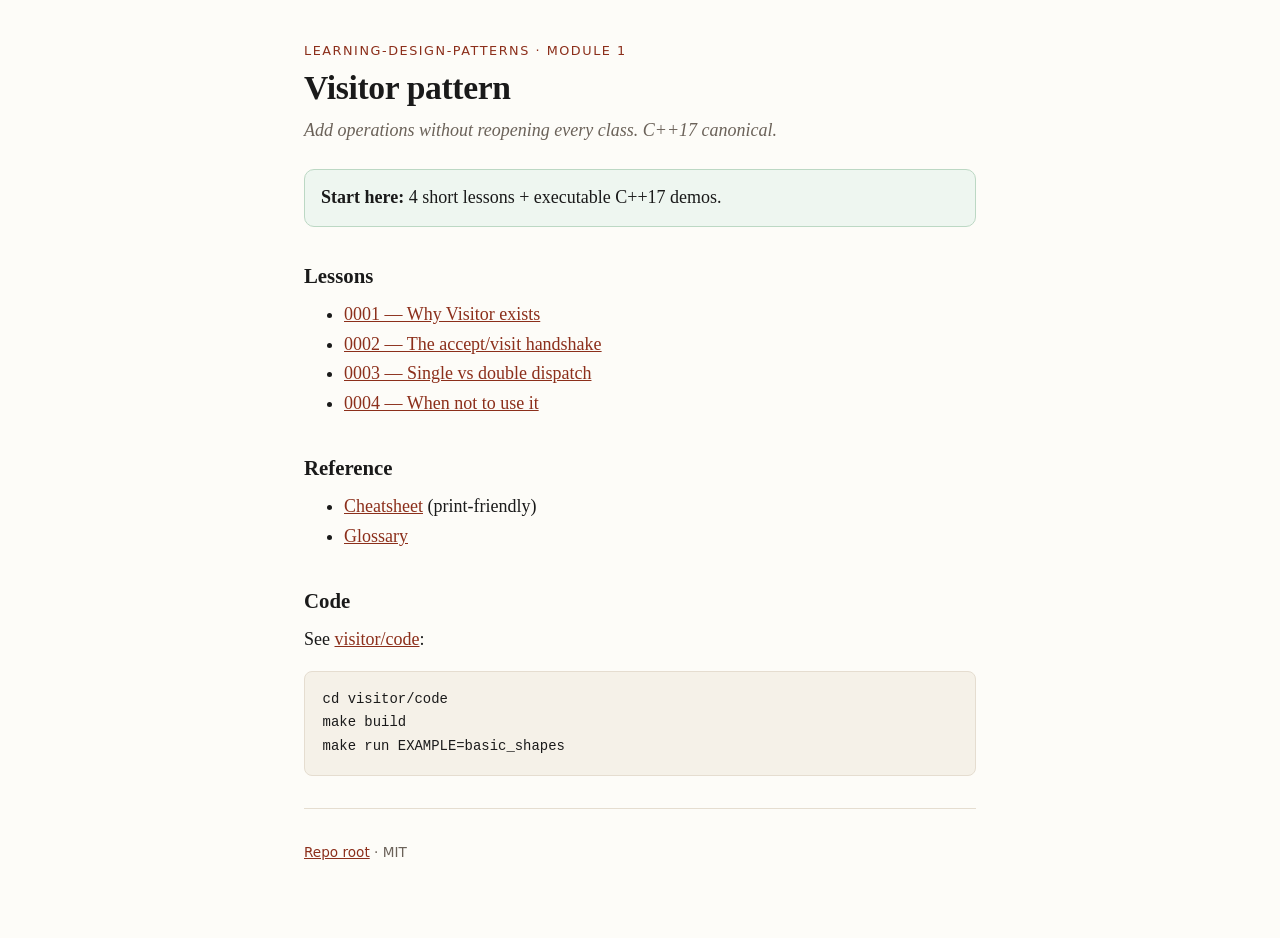
<file: visitor/index.html>
<!doctype html>
<html lang="en">
<head>
<meta charset="utf-8">
<meta name="viewport" content="width=device-width, initial-scale=1">
<title>Visitor Pattern — Learning Module</title>
<link rel="stylesheet" href="assets/styles.css">
</head>
<body>
<main class="page">
<p class="kicker">learning-design-patterns · Module 1</p>
<h1>Visitor pattern</h1>
<p class="subtitle">Add operations without reopening every class. C++17 canonical.</p>
<div class="win"><strong>Start here:</strong> 4 short lessons + executable C++17 demos.</div>
<h2>Lessons</h2>
<ul>
<li><a href="lessons/0001-why-visitor-exists.html">0001 — Why Visitor exists</a></li>
<li><a href="lessons/0002-accept-visit-handshake.html">0002 — The accept/visit handshake</a></li>
<li><a href="lessons/0003-single-vs-double-dispatch.html">0003 — Single vs double dispatch</a></li>
<li><a href="lessons/0004-when-not-to-use-it.html">0004 — When not to use it</a></li>
</ul>
<h2>Reference</h2>
<ul>
<li><a href="reference/visitor-cheatsheet.html">Cheatsheet</a> (print-friendly)</li>
<li><a href="reference/glossary.html">Glossary</a></li>
</ul>
<h2>Code</h2>
<p>See <a href="https://github.com/estebanmatias92/learning-design-patterns/tree/main/visitor/code">visitor/code</a>:</p>
<pre><code>cd visitor/code
make build
make run EXAMPLE=basic_shapes</code></pre>
<hr>
<p class="meta"><a href="https://github.com/estebanmatias92/learning-design-patterns">Repo root</a> · MIT</p>
</main>
</body>
</html>
</file>
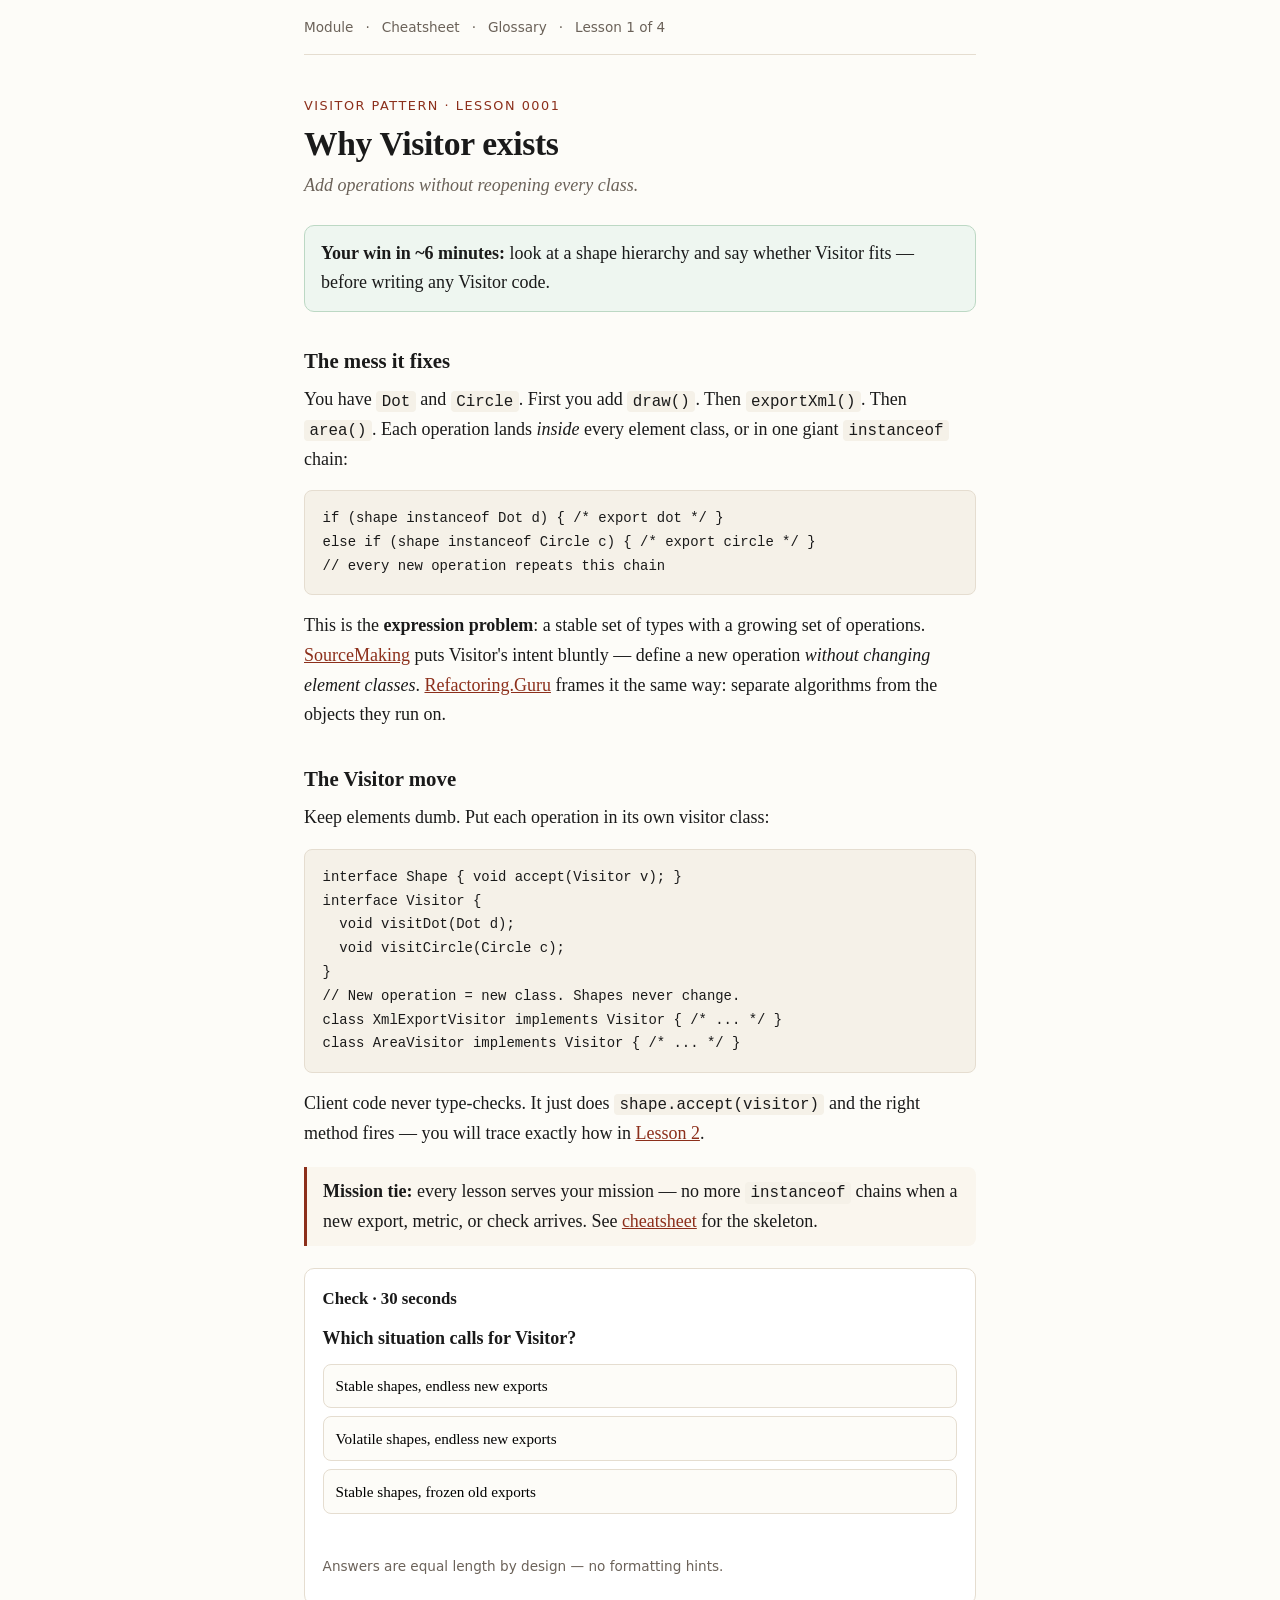
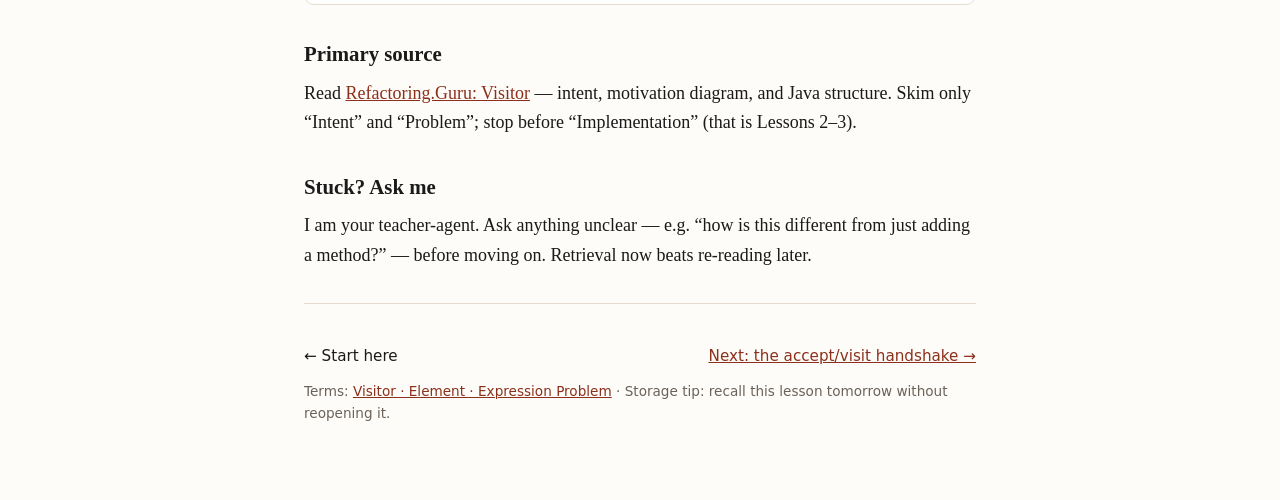
<file: visitor/lessons/0001-why-visitor-exists.html>
<!doctype html>
<html lang="en">
<head>
<meta charset="utf-8">
<meta name="viewport" content="width=device-width, initial-scale=1">
<title>0001 — Why Visitor Exists | Visitor Pattern</title>
<link rel="stylesheet" href="../assets/styles.css">
</head>
<body>
<nav class="course-nav">
  <a href="../index.html">Module</a><span>·</span>
  <a href="../reference/visitor-cheatsheet.html">Cheatsheet</a><span>·</span>
  <a href="../reference/glossary.html">Glossary</a><span>·</span>
  <span>Lesson 1 of 4</span>
</nav>
<main class="page">
<p class="kicker">Visitor Pattern · Lesson 0001</p>
<h1>Why Visitor exists</h1>
<p class="subtitle">Add operations without reopening every class.</p>

<div class="win"><strong>Your win in ~6 minutes:</strong> look at a shape hierarchy and say whether Visitor fits — before writing any Visitor code.</div>

<h2>The mess it fixes</h2>
<p>You have <code>Dot</code> and <code>Circle</code>. First you add <code>draw()</code>. Then <code>exportXml()</code>. Then <code>area()</code>. Each operation lands <em>inside</em> every element class, or in one giant <code>instanceof</code> chain:</p>
<pre><code>if (shape instanceof Dot d) { /* export dot */ }
else if (shape instanceof Circle c) { /* export circle */ }
// every new operation repeats this chain
</code></pre>
<p>This is the <strong>expression problem</strong>: a stable set of types with a growing set of operations. <a href="https://sourcemaking.com/design_patterns/visitor">SourceMaking</a> puts Visitor's intent bluntly — define a new operation <em>without changing element classes</em>. <a href="https://refactoring.guru/design-patterns/visitor">Refactoring.Guru</a> frames it the same way: separate algorithms from the objects they run on.</p>

<h2>The Visitor move</h2>
<p>Keep elements dumb. Put each operation in its own visitor class:</p>
<pre><code>interface Shape { void accept(Visitor v); }
interface Visitor {
  void visitDot(Dot d);
  void visitCircle(Circle c);
}
// New operation = new class. Shapes never change.
class XmlExportVisitor implements Visitor { /* ... */ }
class AreaVisitor implements Visitor { /* ... */ }</code></pre>
<p>Client code never type-checks. It just does <code>shape.accept(visitor)</code> and the right method fires — you will trace exactly how in <a href="0002-accept-visit-handshake.html">Lesson 2</a>.</p>

<div class="callout"><strong>Mission tie:</strong> every lesson serves your mission — no more <code>instanceof</code> chains when a new export, metric, or check arrives. See <a href="../reference/visitor-cheatsheet.html">cheatsheet</a> for the skeleton.</div>

<div class="quiz" data-quiz data-why="Visitor is for stable types with growing operations. Volatile types make every visitor pay.">
<h3>Check · 30 seconds</h3>
<p class="q">Which situation calls for Visitor?</p>
<div class="opts">
<button data-answer data-correct="true">Stable shapes, endless new exports</button>
<button data-answer data-correct="false">Volatile shapes, endless new exports</button>
<button data-answer data-correct="false">Stable shapes, frozen old exports</button>
</div>
<p class="feedback" data-feedback></p>
<p class="meta">Answers are equal length by design — no formatting hints.</p>
</div>

<h2>Primary source</h2>
<p>Read <a href="https://refactoring.guru/design-patterns/visitor">Refactoring.Guru: Visitor</a> — intent, motivation diagram, and Java structure. Skim only “Intent” and “Problem”; stop before “Implementation” (that is Lessons 2–3).</p>

<h2>Stuck? Ask me</h2>
<p>I am your teacher-agent. Ask anything unclear — e.g. “how is this different from just adding a method?” — before moving on. Retrieval now beats re-reading later.</p>

<hr>
<div class="next"><span>← Start here</span><a href="0002-accept-visit-handshake.html">Next: the accept/visit handshake →</a></div>
<p class="meta">Terms: <a href="../reference/glossary.html">Visitor · Element · Expression Problem</a> · Storage tip: recall this lesson tomorrow without reopening it.</p>
</main>
<script src="../assets/quiz.js"></script>
</body>
</html>
</file>
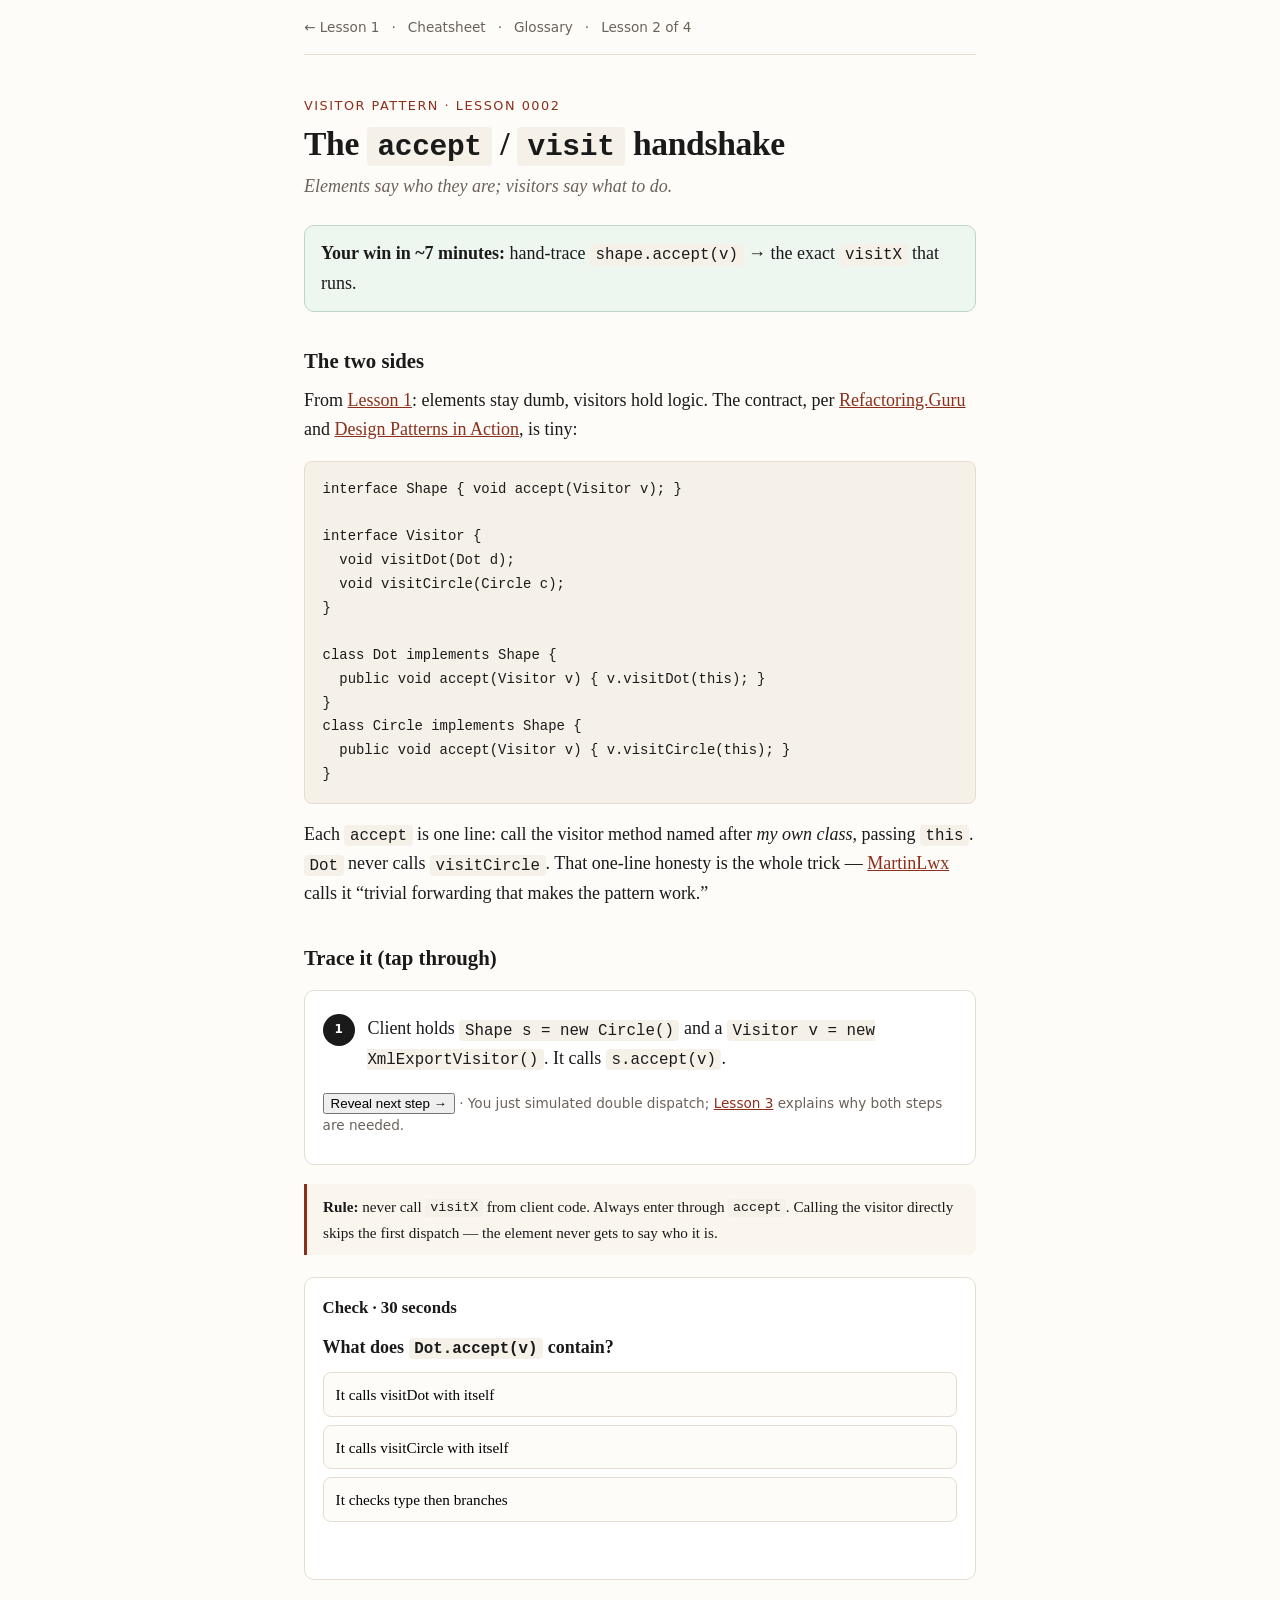
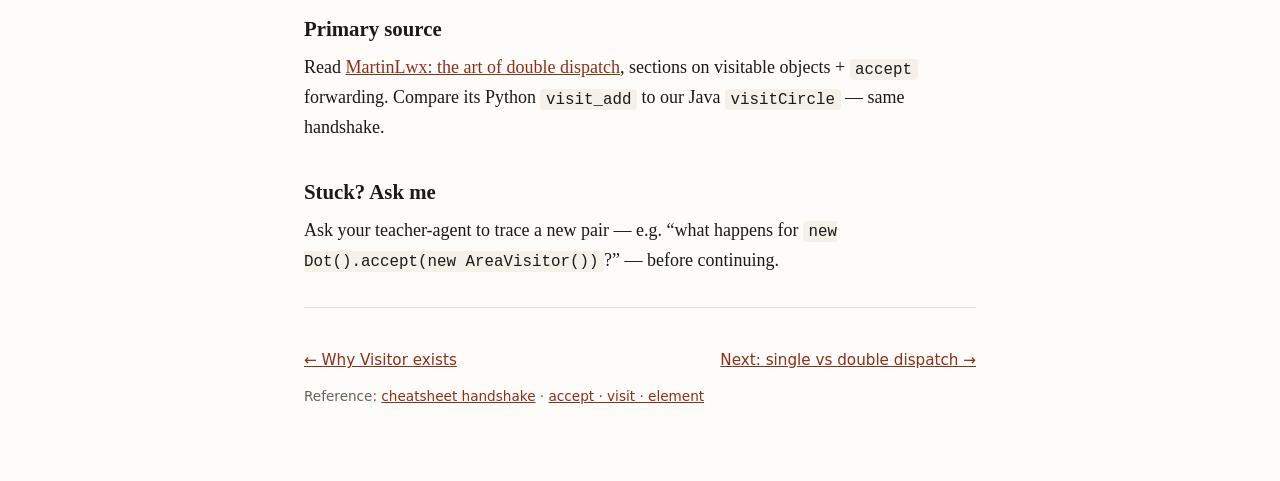
<file: visitor/lessons/0002-accept-visit-handshake.html>
<!doctype html>
<html lang="en">
<head>
<meta charset="utf-8">
<meta name="viewport" content="width=device-width, initial-scale=1">
<title>0002 — The accept/visit Handshake | Visitor Pattern</title>
<link rel="stylesheet" href="../assets/styles.css">
</head>
<body>
<nav class="course-nav">
  <a href="0001-why-visitor-exists.html">← Lesson 1</a><span>·</span>
  <a href="../reference/visitor-cheatsheet.html">Cheatsheet</a><span>·</span>
  <a href="../reference/glossary.html">Glossary</a><span>·</span>
  <span>Lesson 2 of 4</span>
</nav>
<main class="page">
<p class="kicker">Visitor Pattern · Lesson 0002</p>
<h1>The <code>accept</code> / <code>visit</code> handshake</h1>
<p class="subtitle">Elements say who they are; visitors say what to do.</p>

<div class="win"><strong>Your win in ~7 minutes:</strong> hand-trace <code>shape.accept(v)</code> → the exact <code>visitX</code> that runs.</div>

<h2>The two sides</h2>
<p>From <a href="0001-why-visitor-exists.html">Lesson 1</a>: elements stay dumb, visitors hold logic. The contract, per <a href="https://refactoring.guru/design-patterns/visitor">Refactoring.Guru</a> and <a href="https://designpatternsinaction.com/pattern/visitor">Design Patterns in Action</a>, is tiny:</p>
<pre><code>interface Shape { void accept(Visitor v); }

interface Visitor {
  void visitDot(Dot d);
  void visitCircle(Circle c);
}

class Dot implements Shape {
  public void accept(Visitor v) { v.visitDot(this); }
}
class Circle implements Shape {
  public void accept(Visitor v) { v.visitCircle(this); }
}</code></pre>
<p>Each <code>accept</code> is one line: call the visitor method named after <em>my own class</em>, passing <code>this</code>. <code>Dot</code> never calls <code>visitCircle</code>. That one-line honesty is the whole trick — <a href="https://martinlwx.github.io/en/visitor-pattern-understanding-double-dispatch/">MartinLwx</a> calls it “trivial forwarding that makes the pattern work.”</p>

<h2>Trace it (tap through)</h2>
<div class="figure" data-steps>
<div class="step"><span class="badge">1</span><span>Client holds <code>Shape s = new Circle()</code> and a <code>Visitor v = new XmlExportVisitor()</code>. It calls <code>s.accept(v)</code>.</span></div>
<div class="step"><span class="badge">2</span><span>Virtual dispatch on <code>s</code> runs <code>Circle.accept</code> — not <code>Dot.accept</code>, not base. The element reveals its runtime type.</span></div>
<div class="step"><span class="badge">3</span><span>Inside, <code>v.visitCircle(this)</code> runs. Virtual dispatch on <code>v</code> picks <code>XmlExportVisitor.visitCircle</code>. Both types are now known.</span></div>
<p class="meta"><button data-next-step>Reveal next step →</button> · You just simulated double dispatch; <a href="0003-single-vs-double-dispatch.html">Lesson 3</a> explains why both steps are needed.</p>
</div>

<div class="callout small"><strong>Rule:</strong> never call <code>visitX</code> from client code. Always enter through <code>accept</code>. Calling the visitor directly skips the first dispatch — the element never gets to say who it is.</div>

<div class="quiz" data-quiz data-why="Dot.accept must call visitDot(this). Anything else routes to the wrong overload.">
<h3>Check · 30 seconds</h3>
<p class="q">What does <code>Dot.accept(v)</code> contain?</p>
<div class="opts">
<button data-answer data-correct="true">It calls visitDot with itself</button>
<button data-answer data-correct="false">It calls visitCircle with itself</button>
<button data-answer data-correct="false">It checks type then branches</button>
</div>
<p class="feedback" data-feedback></p>
</div>

<h2>Primary source</h2>
<p>Read <a href="https://martinlwx.github.io/en/visitor-pattern-understanding-double-dispatch/">MartinLwx: the art of double dispatch</a>, sections on visitable objects + <code>accept</code> forwarding. Compare its Python <code>visit_add</code> to our Java <code>visitCircle</code> — same handshake.</p>

<h2>Stuck? Ask me</h2>
<p>Ask your teacher-agent to trace a new pair — e.g. “what happens for <code>new Dot().accept(new AreaVisitor())</code>?” — before continuing.</p>

<hr>
<div class="next"><a href="0001-why-visitor-exists.html">← Why Visitor exists</a><a href="0003-single-vs-double-dispatch.html">Next: single vs double dispatch →</a></div>
<p class="meta">Reference: <a href="../reference/visitor-cheatsheet.html">cheatsheet handshake</a> · <a href="../reference/glossary.html">accept · visit · element</a></p>
</main>
<script src="../assets/quiz.js"></script>
</body>
</html>
</file>
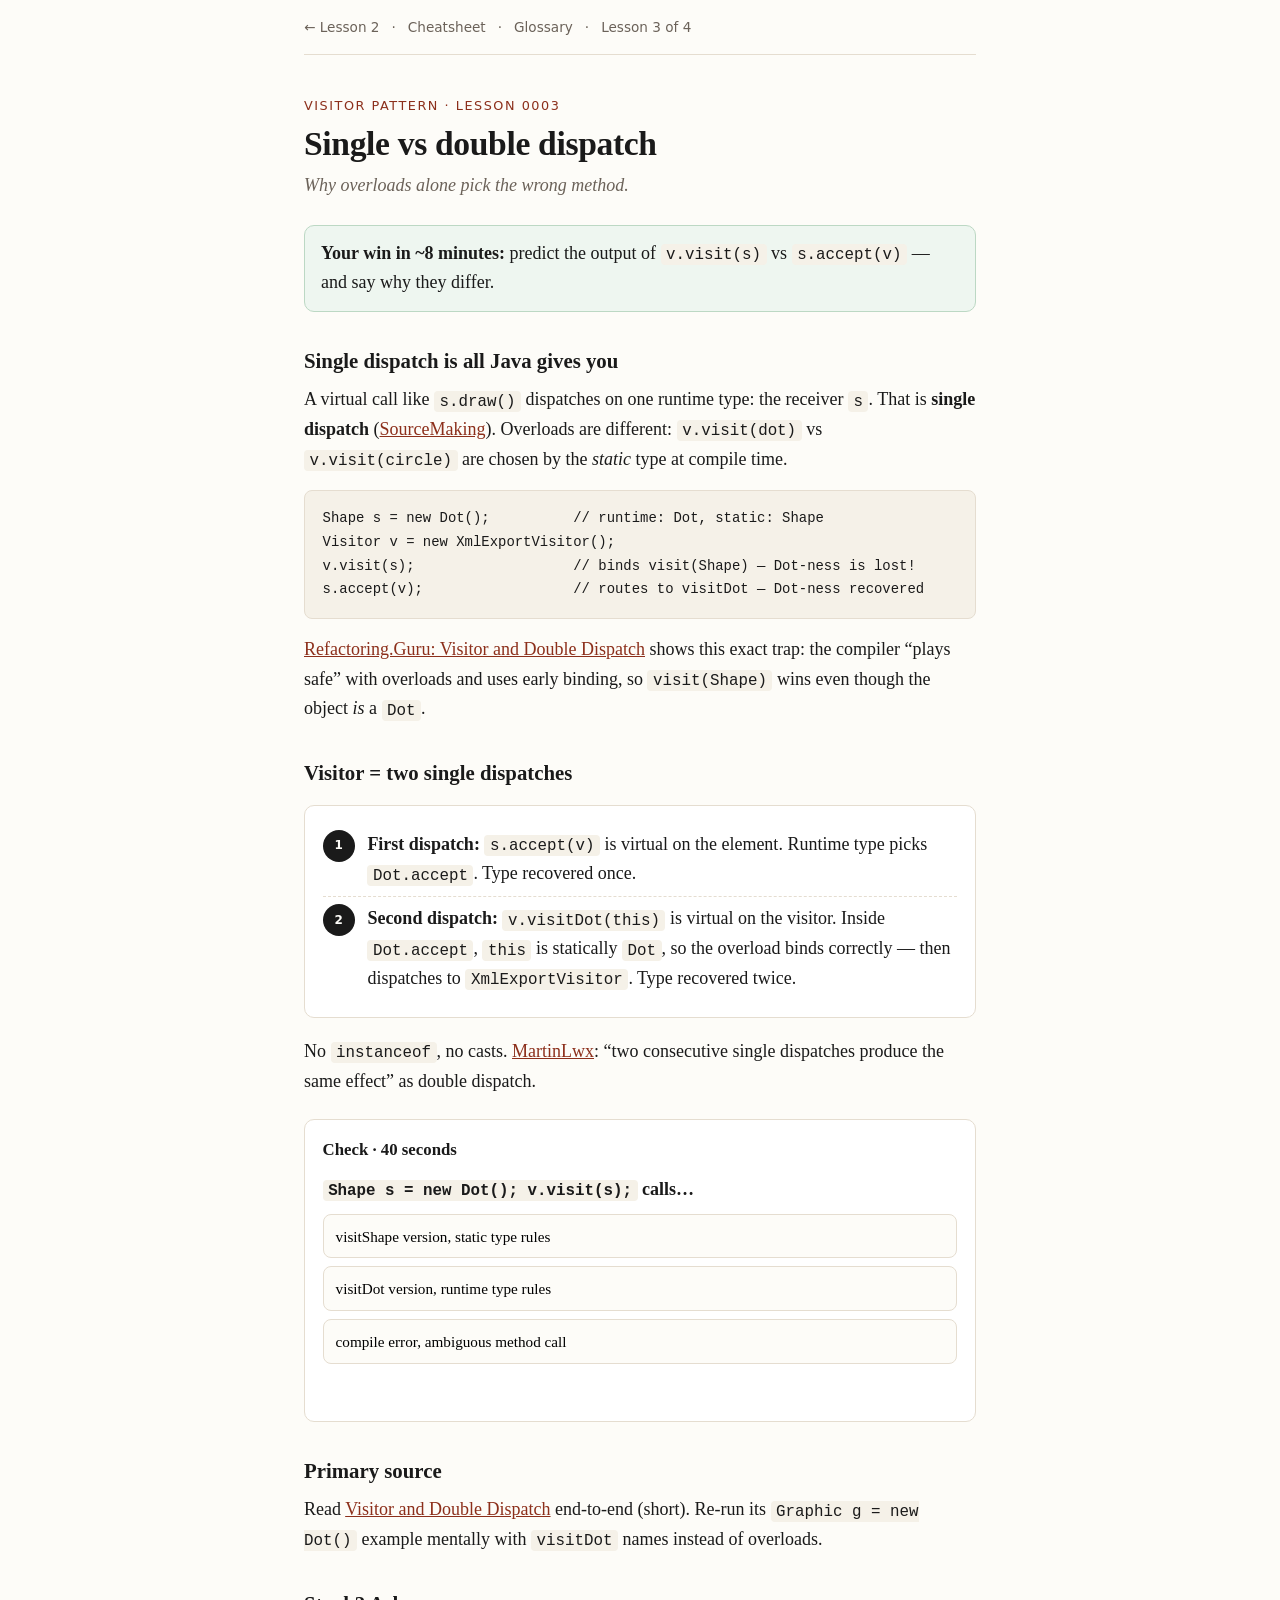
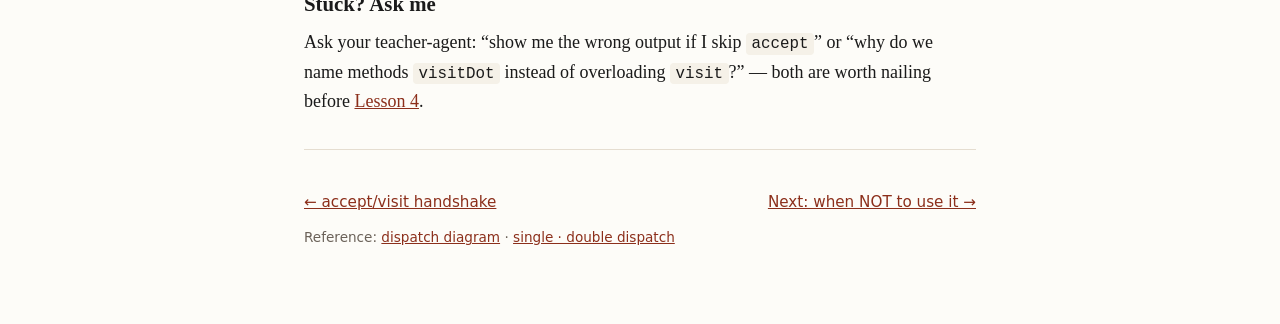
<file: visitor/lessons/0003-single-vs-double-dispatch.html>
<!doctype html>
<html lang="en">
<head>
<meta charset="utf-8">
<meta name="viewport" content="width=device-width, initial-scale=1">
<title>0003 — Single vs Double Dispatch | Visitor Pattern</title>
<link rel="stylesheet" href="../assets/styles.css">
</head>
<body>
<nav class="course-nav">
  <a href="0002-accept-visit-handshake.html">← Lesson 2</a><span>·</span>
  <a href="../reference/visitor-cheatsheet.html">Cheatsheet</a><span>·</span>
  <a href="../reference/glossary.html">Glossary</a><span>·</span>
  <span>Lesson 3 of 4</span>
</nav>
<main class="page">
<p class="kicker">Visitor Pattern · Lesson 0003</p>
<h1>Single vs double dispatch</h1>
<p class="subtitle">Why overloads alone pick the wrong method.</p>

<div class="win"><strong>Your win in ~8 minutes:</strong> predict the output of <code>v.visit(s)</code> vs <code>s.accept(v)</code> — and say why they differ.</div>

<h2>Single dispatch is all Java gives you</h2>
<p>A virtual call like <code>s.draw()</code> dispatches on one runtime type: the receiver <code>s</code>. That is <strong>single dispatch</strong> (<a href="https://sourcemaking.com/design_patterns/visitor">SourceMaking</a>). Overloads are different: <code>v.visit(dot)</code> vs <code>v.visit(circle)</code> are chosen by the <em>static</em> type at compile time.</p>
<pre><code>Shape s = new Dot();          // runtime: Dot, static: Shape
Visitor v = new XmlExportVisitor();
v.visit(s);                   // binds visit(Shape) — Dot-ness is lost!
s.accept(v);                  // routes to visitDot — Dot-ness recovered</code></pre>
<p><a href="https://refactoring.guru/design-patterns/visitor-double-dispatch">Refactoring.Guru: Visitor and Double Dispatch</a> shows this exact trap: the compiler “plays safe” with overloads and uses early binding, so <code>visit(Shape)</code> wins even though the object <em>is</em> a <code>Dot</code>.</p>

<h2>Visitor = two single dispatches</h2>
<div class="figure">
<div class="step"><span class="badge">1</span><span><strong>First dispatch:</strong> <code>s.accept(v)</code> is virtual on the element. Runtime type picks <code>Dot.accept</code>. Type recovered once.</span></div>
<div class="step"><span class="badge">2</span><span><strong>Second dispatch:</strong> <code>v.visitDot(this)</code> is virtual on the visitor. Inside <code>Dot.accept</code>, <code>this</code> is statically <code>Dot</code>, so the overload binds correctly — then dispatches to <code>XmlExportVisitor</code>. Type recovered twice.</span></div>
</div>
<p>No <code>instanceof</code>, no casts. <a href="https://martinlwx.github.io/en/visitor-pattern-understanding-double-dispatch/">MartinLwx</a>: “two consecutive single dispatches produce the same effect” as double dispatch.</p>

<div class="quiz" data-quiz data-why="Overloads bind on the static type Shape, so visit(Shape) wins. accept() re-exposes the runtime type.">
<h3>Check · 40 seconds</h3>
<p class="q"><code>Shape s = new Dot(); v.visit(s);</code> calls…</p>
<div class="opts">
<button data-answer data-correct="true">visitShape version, static type rules</button>
<button data-answer data-correct="false">visitDot version, runtime type rules</button>
<button data-answer data-correct="false">compile error, ambiguous method call</button>
</div>
<p class="feedback" data-feedback></p>
</div>

<h2>Primary source</h2>
<p>Read <a href="https://refactoring.guru/design-patterns/visitor-double-dispatch">Visitor and Double Dispatch</a> end-to-end (short). Re-run its <code>Graphic g = new Dot()</code> example mentally with <code>visitDot</code> names instead of overloads.</p>

<h2>Stuck? Ask me</h2>
<p>Ask your teacher-agent: “show me the wrong output if I skip <code>accept</code>” or “why do we name methods <code>visitDot</code> instead of overloading <code>visit</code>?” — both are worth nailing before <a href="0004-when-not-to-use-it.html">Lesson 4</a>.</p>

<hr>
<div class="next"><a href="0002-accept-visit-handshake.html">← accept/visit handshake</a><a href="0004-when-not-to-use-it.html">Next: when NOT to use it →</a></div>
<p class="meta">Reference: <a href="../reference/visitor-cheatsheet.html">dispatch diagram</a> · <a href="../reference/glossary.html">single · double dispatch</a></p>
</main>
<script src="../assets/quiz.js"></script>
</body>
</html>
</file>
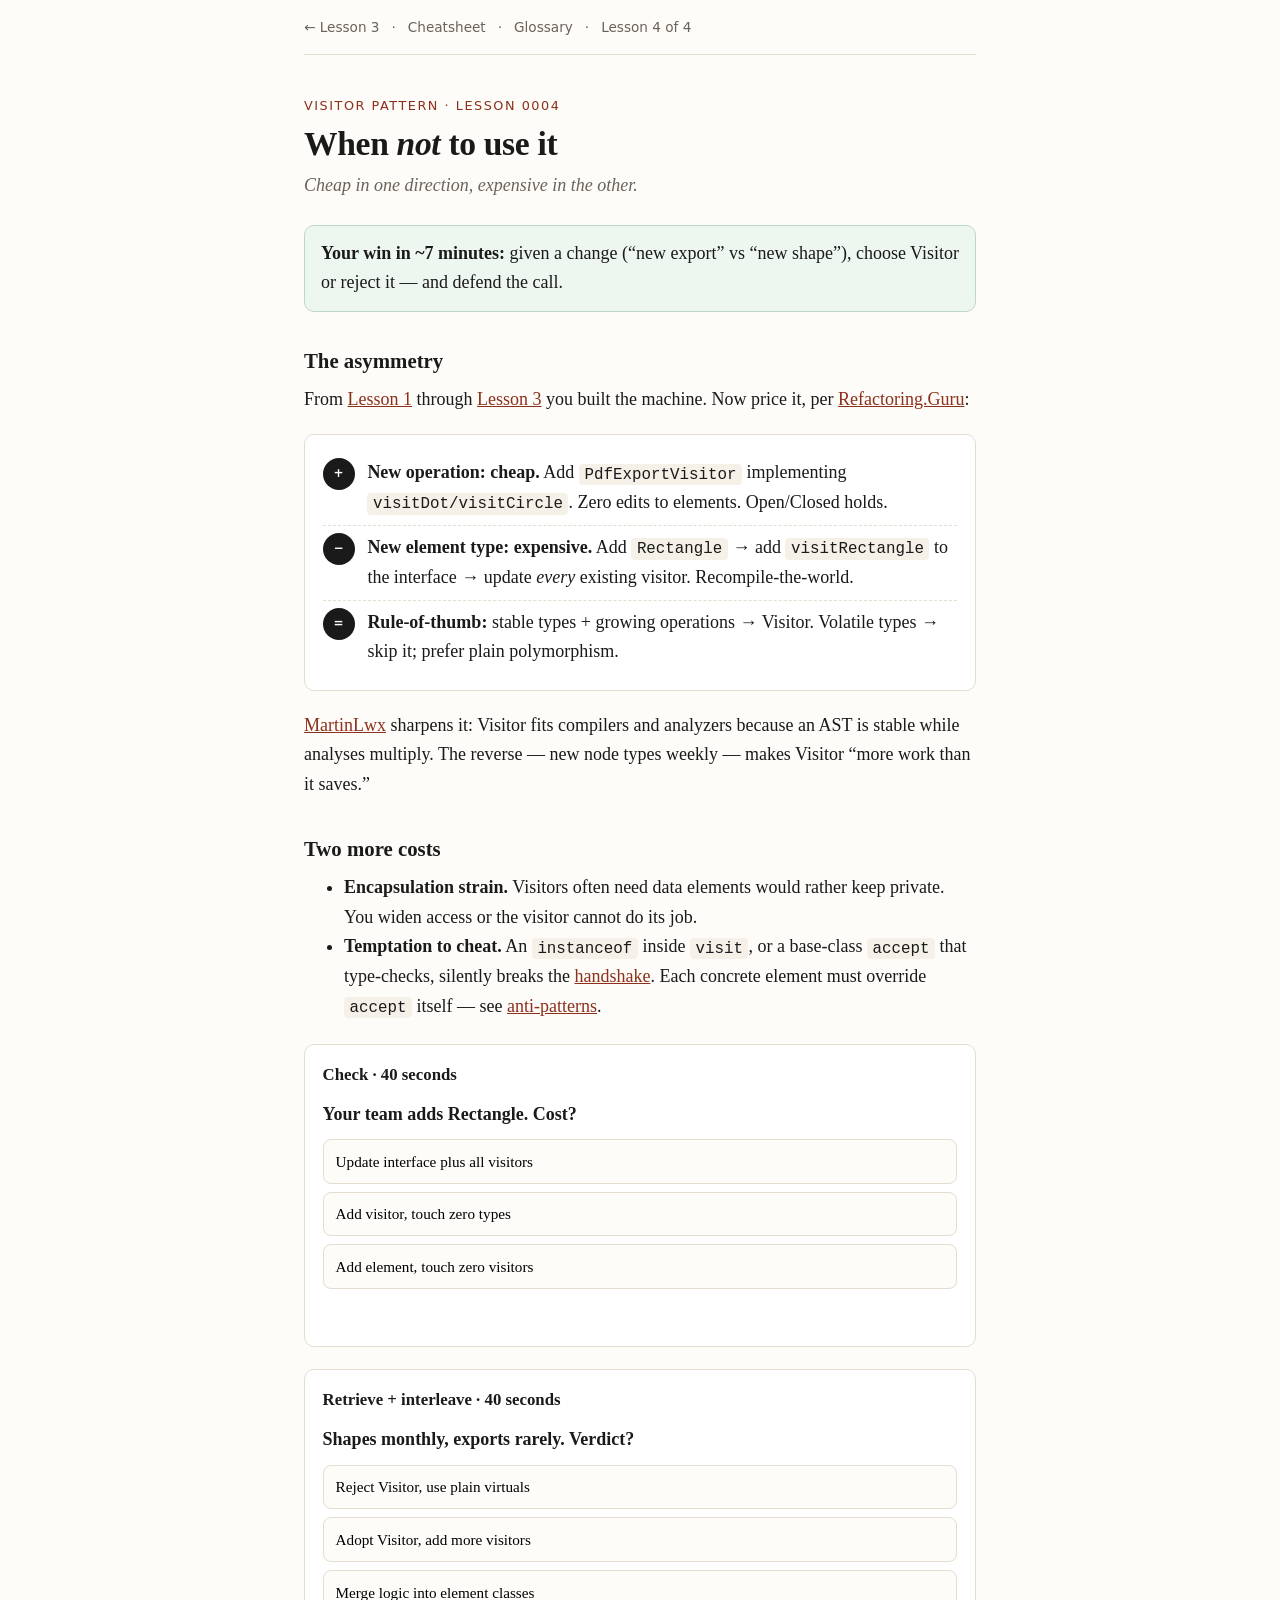
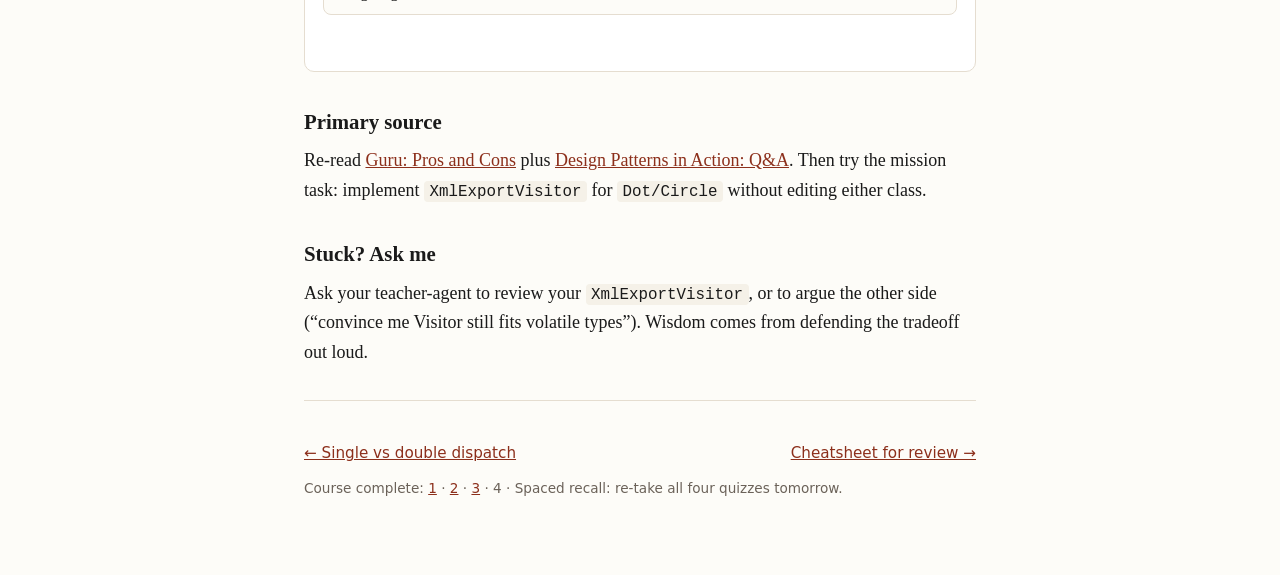
<file: visitor/lessons/0004-when-not-to-use-it.html>
<!doctype html>
<html lang="en">
<head>
<meta charset="utf-8">
<meta name="viewport" content="width=device-width, initial-scale=1">
<title>0004 — When NOT to Use It | Visitor Pattern</title>
<link rel="stylesheet" href="../assets/styles.css">
</head>
<body>
<nav class="course-nav">
  <a href="0003-single-vs-double-dispatch.html">← Lesson 3</a><span>·</span>
  <a href="../reference/visitor-cheatsheet.html">Cheatsheet</a><span>·</span>
  <a href="../reference/glossary.html">Glossary</a><span>·</span>
  <span>Lesson 4 of 4</span>
</nav>
<main class="page">
<p class="kicker">Visitor Pattern · Lesson 0004</p>
<h1>When <em>not</em> to use it</h1>
<p class="subtitle">Cheap in one direction, expensive in the other.</p>

<div class="win"><strong>Your win in ~7 minutes:</strong> given a change (“new export” vs “new shape”), choose Visitor or reject it — and defend the call.</div>

<h2>The asymmetry</h2>
<p>From <a href="0001-why-visitor-exists.html">Lesson 1</a> through <a href="0003-single-vs-double-dispatch.html">Lesson 3</a> you built the machine. Now price it, per <a href="https://refactoring.guru/design-patterns/visitor">Refactoring.Guru</a>:</p>
<div class="figure">
<div class="step"><span class="badge">+</span><span><strong>New operation: cheap.</strong> Add <code>PdfExportVisitor</code> implementing <code>visitDot/visitCircle</code>. Zero edits to elements. Open/Closed holds.</span></div>
<div class="step"><span class="badge">−</span><span><strong>New element type: expensive.</strong> Add <code>Rectangle</code> → add <code>visitRectangle</code> to the interface → update <em>every</em> existing visitor. Recompile-the-world.</span></div>
<div class="step"><span class="badge">=</span><span><strong>Rule-of-thumb:</strong> stable types + growing operations → Visitor. Volatile types → skip it; prefer plain polymorphism.</span></div>
</div>
<p><a href="https://martinlwx.github.io/en/visitor-pattern-understanding-double-dispatch/">MartinLwx</a> sharpens it: Visitor fits compilers and analyzers because an AST is stable while analyses multiply. The reverse — new node types weekly — makes Visitor “more work than it saves.”</p>

<h2>Two more costs</h2>
<ul>
<li><strong>Encapsulation strain.</strong> Visitors often need data elements would rather keep private. You widen access or the visitor cannot do its job.</li>
<li><strong>Temptation to cheat.</strong> An <code>instanceof</code> inside <code>visit</code>, or a base-class <code>accept</code> that type-checks, silently breaks the <a href="0002-accept-visit-handshake.html">handshake</a>. Each concrete element must override <code>accept</code> itself — see <a href="https://designpatternsinaction.com/pattern/visitor">anti-patterns</a>.</li>
</ul>

<div class="quiz" data-quiz data-why="New operations are one new class. New types touch the interface and every visitor.">
<h3>Check · 40 seconds</h3>
<p class="q">Your team adds Rectangle. Cost?</p>
<div class="opts">
<button data-answer data-correct="true">Update interface plus all visitors</button>
<button data-answer data-correct="false">Add visitor, touch zero types</button>
<button data-answer data-correct="false">Add element, touch zero visitors</button>
</div>
<p class="feedback" data-feedback></p>
</div>

<div class="quiz" data-quiz data-why="Shapes change monthly, exports rarely: Visitor taxes every shape addition. Plain virtuals win.">
<h3>Retrieve + interleave · 40 seconds</h3>
<p class="q">Shapes monthly, exports rarely. Verdict?</p>
<div class="opts">
<button data-answer data-correct="true">Reject Visitor, use plain virtuals</button>
<button data-answer data-correct="false">Adopt Visitor, add more visitors</button>
<button data-answer data-correct="false">Merge logic into element classes</button>
</div>
<p class="feedback" data-feedback></p>
</div>

<h2>Primary source</h2>
<p>Re-read <a href="https://refactoring.guru/design-patterns/visitor">Guru: Pros and Cons</a> plus <a href="https://designpatternsinaction.com/pattern/visitor">Design Patterns in Action: Q&amp;A</a>. Then try the mission task: implement <code>XmlExportVisitor</code> for <code>Dot/Circle</code> without editing either class.</p>

<h2>Stuck? Ask me</h2>
<p>Ask your teacher-agent to review your <code>XmlExportVisitor</code>, or to argue the other side (“convince me Visitor still fits volatile types”). Wisdom comes from defending the tradeoff out loud.</p>

<hr>
<div class="next"><a href="0003-single-vs-double-dispatch.html">← Single vs double dispatch</a><a href="../reference/visitor-cheatsheet.html">Cheatsheet for review →</a></div>
<p class="meta">Course complete: <a href="0001-why-visitor-exists.html">1</a> · <a href="0002-accept-visit-handshake.html">2</a> · <a href="0003-single-vs-double-dispatch.html">3</a> · 4 · Spaced recall: re-take all four quizzes tomorrow.</p>
</main>
<script src="../assets/quiz.js"></script>
</body>
</html>
</file>
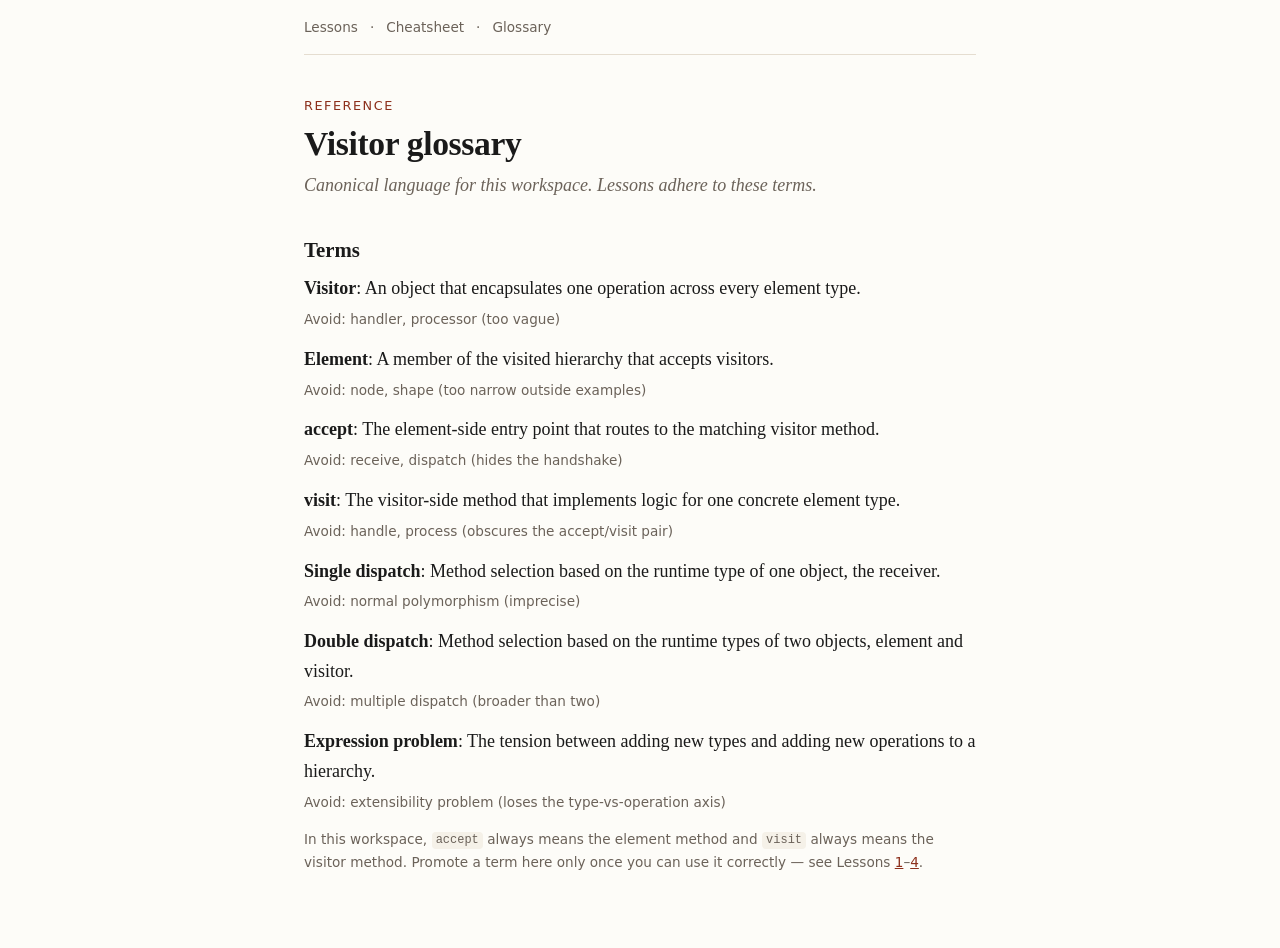
<file: visitor/reference/glossary.html>
<!doctype html>
<html lang="en">
<head>
<meta charset="utf-8">
<meta name="viewport" content="width=device-width, initial-scale=1">
<title>Glossary | Visitor Pattern</title>
<link rel="stylesheet" href="../assets/styles.css">
</head>
<body>
<nav class="course-nav">
  <a href="../lessons/0001-why-visitor-exists.html">Lessons</a><span>·</span>
  <a href="visitor-cheatsheet.html">Cheatsheet</a><span>·</span>
  <span>Glossary</span>
</nav>
<main class="page">
<p class="kicker">Reference</p>
<h1>Visitor glossary</h1>
<p class="subtitle">Canonical language for this workspace. Lessons adhere to these terms.</p>

<h2>Terms</h2>
<p><strong>Visitor</strong>: An object that encapsulates one operation across every element type.<br><span class="meta">Avoid: handler, processor (too vague)</span></p>
<p><strong>Element</strong>: A member of the visited hierarchy that accepts visitors.<br><span class="meta">Avoid: node, shape (too narrow outside examples)</span></p>
<p><strong>accept</strong>: The element-side entry point that routes to the matching visitor method.<br><span class="meta">Avoid: receive, dispatch (hides the handshake)</span></p>
<p><strong>visit</strong>: The visitor-side method that implements logic for one concrete element type.<br><span class="meta">Avoid: handle, process (obscures the accept/visit pair)</span></p>
<p><strong>Single dispatch</strong>: Method selection based on the runtime type of one object, the receiver.<br><span class="meta">Avoid: normal polymorphism (imprecise)</span></p>
<p><strong>Double dispatch</strong>: Method selection based on the runtime types of two objects, element and visitor.<br><span class="meta">Avoid: multiple dispatch (broader than two)</span></p>
<p><strong>Expression problem</strong>: The tension between adding new types and adding new operations to a hierarchy.<br><span class="meta">Avoid: extensibility problem (loses the type-vs-operation axis)</span></p>

<p class="meta">In this workspace, <code>accept</code> always means the element method and <code>visit</code> always means the visitor method. Promote a term here only once you can use it correctly — see Lessons <a href="../lessons/0001-why-visitor-exists.html">1</a>–<a href="../lessons/0004-when-not-to-use-it.html">4</a>.</p>
</main>
</body>
</html>
</file>
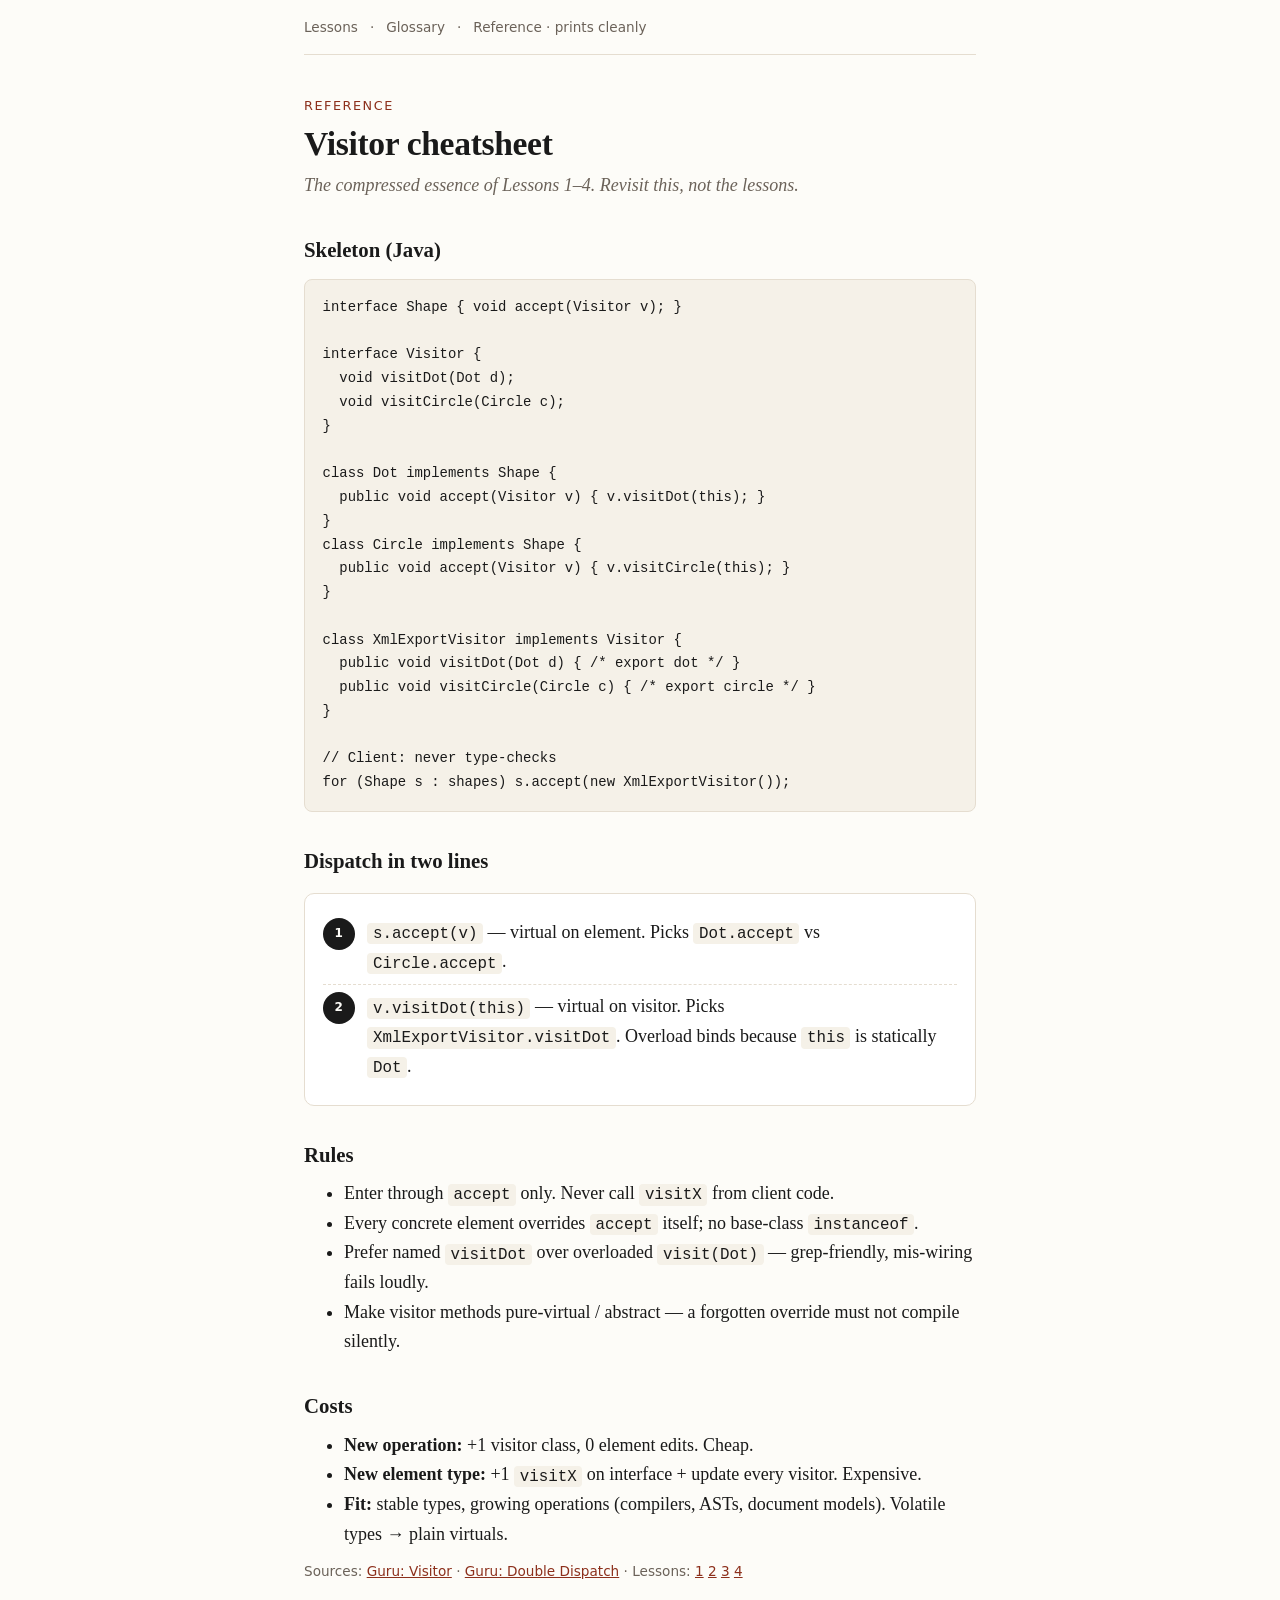
<file: visitor/reference/visitor-cheatsheet.html>
<!doctype html>
<html lang="en">
<head>
<meta charset="utf-8">
<meta name="viewport" content="width=device-width, initial-scale=1">
<title>Visitor Cheatsheet | Visitor Pattern</title>
<link rel="stylesheet" href="../assets/styles.css">
</head>
<body>
<nav class="course-nav">
  <a href="../lessons/0001-why-visitor-exists.html">Lessons</a><span>·</span>
  <a href="glossary.html">Glossary</a><span>·</span>
  <span>Reference · prints cleanly</span>
</nav>
<main class="page">
<p class="kicker">Reference</p>
<h1>Visitor cheatsheet</h1>
<p class="subtitle">The compressed essence of Lessons 1–4. Revisit this, not the lessons.</p>

<h2>Skeleton (Java)</h2>
<pre><code>interface Shape { void accept(Visitor v); }

interface Visitor {
  void visitDot(Dot d);
  void visitCircle(Circle c);
}

class Dot implements Shape {
  public void accept(Visitor v) { v.visitDot(this); }
}
class Circle implements Shape {
  public void accept(Visitor v) { v.visitCircle(this); }
}

class XmlExportVisitor implements Visitor {
  public void visitDot(Dot d) { /* export dot */ }
  public void visitCircle(Circle c) { /* export circle */ }
}

// Client: never type-checks
for (Shape s : shapes) s.accept(new XmlExportVisitor());</code></pre>

<h2>Dispatch in two lines</h2>
<div class="figure">
<div class="step"><span class="badge">1</span><span><code>s.accept(v)</code> — virtual on element. Picks <code>Dot.accept</code> vs <code>Circle.accept</code>.</span></div>
<div class="step"><span class="badge">2</span><span><code>v.visitDot(this)</code> — virtual on visitor. Picks <code>XmlExportVisitor.visitDot</code>. Overload binds because <code>this</code> is statically <code>Dot</code>.</span></div>
</div>

<h2>Rules</h2>
<ul>
<li>Enter through <code>accept</code> only. Never call <code>visitX</code> from client code.</li>
<li>Every concrete element overrides <code>accept</code> itself; no base-class <code>instanceof</code>.</li>
<li>Prefer named <code>visitDot</code> over overloaded <code>visit(Dot)</code> — grep-friendly, mis-wiring fails loudly.</li>
<li>Make visitor methods pure-virtual / abstract — a forgotten override must not compile silently.</li>
</ul>

<h2>Costs</h2>
<ul>
<li><strong>New operation:</strong> +1 visitor class, 0 element edits. Cheap.</li>
<li><strong>New element type:</strong> +1 <code>visitX</code> on interface + update every visitor. Expensive.</li>
<li><strong>Fit:</strong> stable types, growing operations (compilers, ASTs, document models). Volatile types → plain virtuals.</li>
</ul>

<p class="meta">Sources: <a href="https://refactoring.guru/design-patterns/visitor">Guru: Visitor</a> · <a href="https://refactoring.guru/design-patterns/visitor-double-dispatch">Guru: Double Dispatch</a> · Lessons: <a href="../lessons/0001-why-visitor-exists.html">1</a> <a href="../lessons/0002-accept-visit-handshake.html">2</a> <a href="../lessons/0003-single-vs-double-dispatch.html">3</a> <a href="../lessons/0004-when-not-to-use-it.html">4</a></p>
</main>
</body>
</html>
</file>
<file: visitor/assets/styles.css>
/* Visitor course — shared stylesheet (Tufte-inspired, print-friendly) */
:root {
  --paper: #fdfcf8;
  --ink: #1a1a1a;
  --muted: #6b6259;
  --accent: #8c2f1b;
  --rule: #e5ddd0;
  --code-bg: #f5f1e8;
  --good: #1e6b3a;
  --bad: #8c2f1b;
  --maxw: 42rem;
}
* { box-sizing: border-box; }
html { -webkit-text-size-adjust: 100%; }
body {
  background: var(--paper);
  color: var(--ink);
  font-family: "Iowan Old Style", "Palatino Linotype", Palatino, Georgia, serif;
  font-size: 18px;
  line-height: 1.65;
  margin: 0;
  padding: 0 1.25rem 4rem;
}
main, .page {
  max-width: var(--maxw);
  margin: 0 auto;
}
.course-nav {
  max-width: var(--maxw);
  margin: 0 auto;
  padding: 1rem 0;
  border-bottom: 1px solid var(--rule);
  font-family: ui-sans-serif, system-ui, -apple-system, "Segoe UI", sans-serif;
  font-size: 0.85rem;
  color: var(--muted);
  display: flex;
  gap: 0.75rem;
  flex-wrap: wrap;
}
.course-nav a { color: var(--muted); text-decoration: none; }
.course-nav a:hover { color: var(--accent); text-decoration: underline; }
.kicker {
  font-family: ui-sans-serif, system-ui, sans-serif;
  font-size: 0.8rem;
  letter-spacing: 0.12em;
  text-transform: uppercase;
  color: var(--accent);
  margin: 2.5rem 0 0.5rem;
}
h1 {
  font-size: 2.1rem;
  line-height: 1.15;
  margin: 0 0 0.5rem;
  font-weight: 600;
  letter-spacing: -0.01em;
}
.subtitle { color: var(--muted); font-style: italic; margin: 0 0 1.5rem; }
h2 {
  font-size: 1.3rem;
  margin: 2.2rem 0 0.6rem;
  line-height: 1.3;
}
h3 { font-size: 1.05rem; margin: 1.6rem 0 0.4rem; }
p, ol, ul { margin: 0.7rem 0; }
a { color: var(--accent); }
hr {
  border: 0;
  border-top: 1px solid var(--rule);
  margin: 2rem 0;
}
code, pre {
  font-family: ui-monospace, "SF Mono", Menlo, Consolas, monospace;
  font-size: 0.88em;
}
pre {
  background: var(--code-bg);
  border: 1px solid var(--rule);
  border-radius: 8px;
  padding: 1rem 1.1rem;
  overflow-x: auto;
  line-height: 1.5;
}
code { background: var(--code-bg); padding: 0.1em 0.35em; border-radius: 4px; }
pre code { background: none; padding: 0; }
.callout {
  border-left: 3px solid var(--accent);
  padding: 0.6rem 1rem;
  margin: 1.2rem 0;
  background: #faf6ee;
  border-radius: 0 8px 8px 0;
}
.callout.small { font-size: 0.95rem; }
.figure {
  border: 1px solid var(--rule);
  border-radius: 10px;
  padding: 1rem 1.1rem;
  margin: 1.2rem 0;
  background: #fff;
}
.figure .step {
  display: grid;
  grid-template-columns: 2.2rem 1fr;
  gap: 0.6rem;
  padding: 0.45rem 0;
  border-top: 1px dashed var(--rule);
}
.figure .step:first-of-type { border-top: 0; }
.badge {
  font-family: ui-sans-serif, system-ui, sans-serif;
  font-size: 0.75rem;
  font-weight: 700;
  width: 2rem; height: 2rem;
  border-radius: 999px;
  display: inline-flex;
  align-items: center;
  justify-content: center;
  background: var(--ink);
  color: var(--paper);
}
.quiz {
  border: 1px solid var(--rule);
  border-radius: 10px;
  padding: 1rem 1.1rem;
  margin: 1.4rem 0;
  background: #fff;
}
.quiz h3 { margin-top: 0; }
.quiz .q { font-weight: 600; margin-bottom: 0.6rem; }
.quiz .opts { display: grid; gap: 0.5rem; margin: 0.6rem 0; }
.quiz button {
  font: inherit;
  font-size: 0.95rem;
  text-align: left;
  background: var(--paper);
  border: 1px solid var(--rule);
  border-radius: 8px;
  padding: 0.55rem 0.75rem;
  cursor: pointer;
}
.quiz button:hover { border-color: var(--accent); }
.quiz button[disabled] { cursor: default; opacity: 0.85; }
.quiz button.correct { border-color: var(--good); background: #eef6f0; }
.quiz button.wrong { border-color: var(--bad); background: #f9ece8; }
.quiz .feedback {
  font-family: ui-sans-serif, system-ui, sans-serif;
  font-size: 0.9rem;
  min-height: 1.4em;
  margin-top: 0.5rem;
}
.quiz .feedback.ok { color: var(--good); }
.quiz .feedback.no { color: var(--bad); }
.meta {
  font-family: ui-sans-serif, system-ui, sans-serif;
  font-size: 0.85rem;
  color: var(--muted);
}
.win {
  background: #eef6f0;
  border: 1px solid #bcd8c4;
  border-radius: 10px;
  padding: 0.8rem 1rem;
  margin: 1.2rem 0;
}
.next {
  display: flex;
  justify-content: space-between;
  gap: 1rem;
  margin-top: 2.5rem;
  font-family: ui-sans-serif, system-ui, sans-serif;
  font-size: 0.95rem;
}
@media print {
  body { background: #fff; font-size: 12pt; padding: 0; }
  .course-nav, .quiz button, .next { display: none; }
  .quiz, .figure, pre { break-inside: avoid; }
  a { color: inherit; text-decoration: none; }
}
</file>
